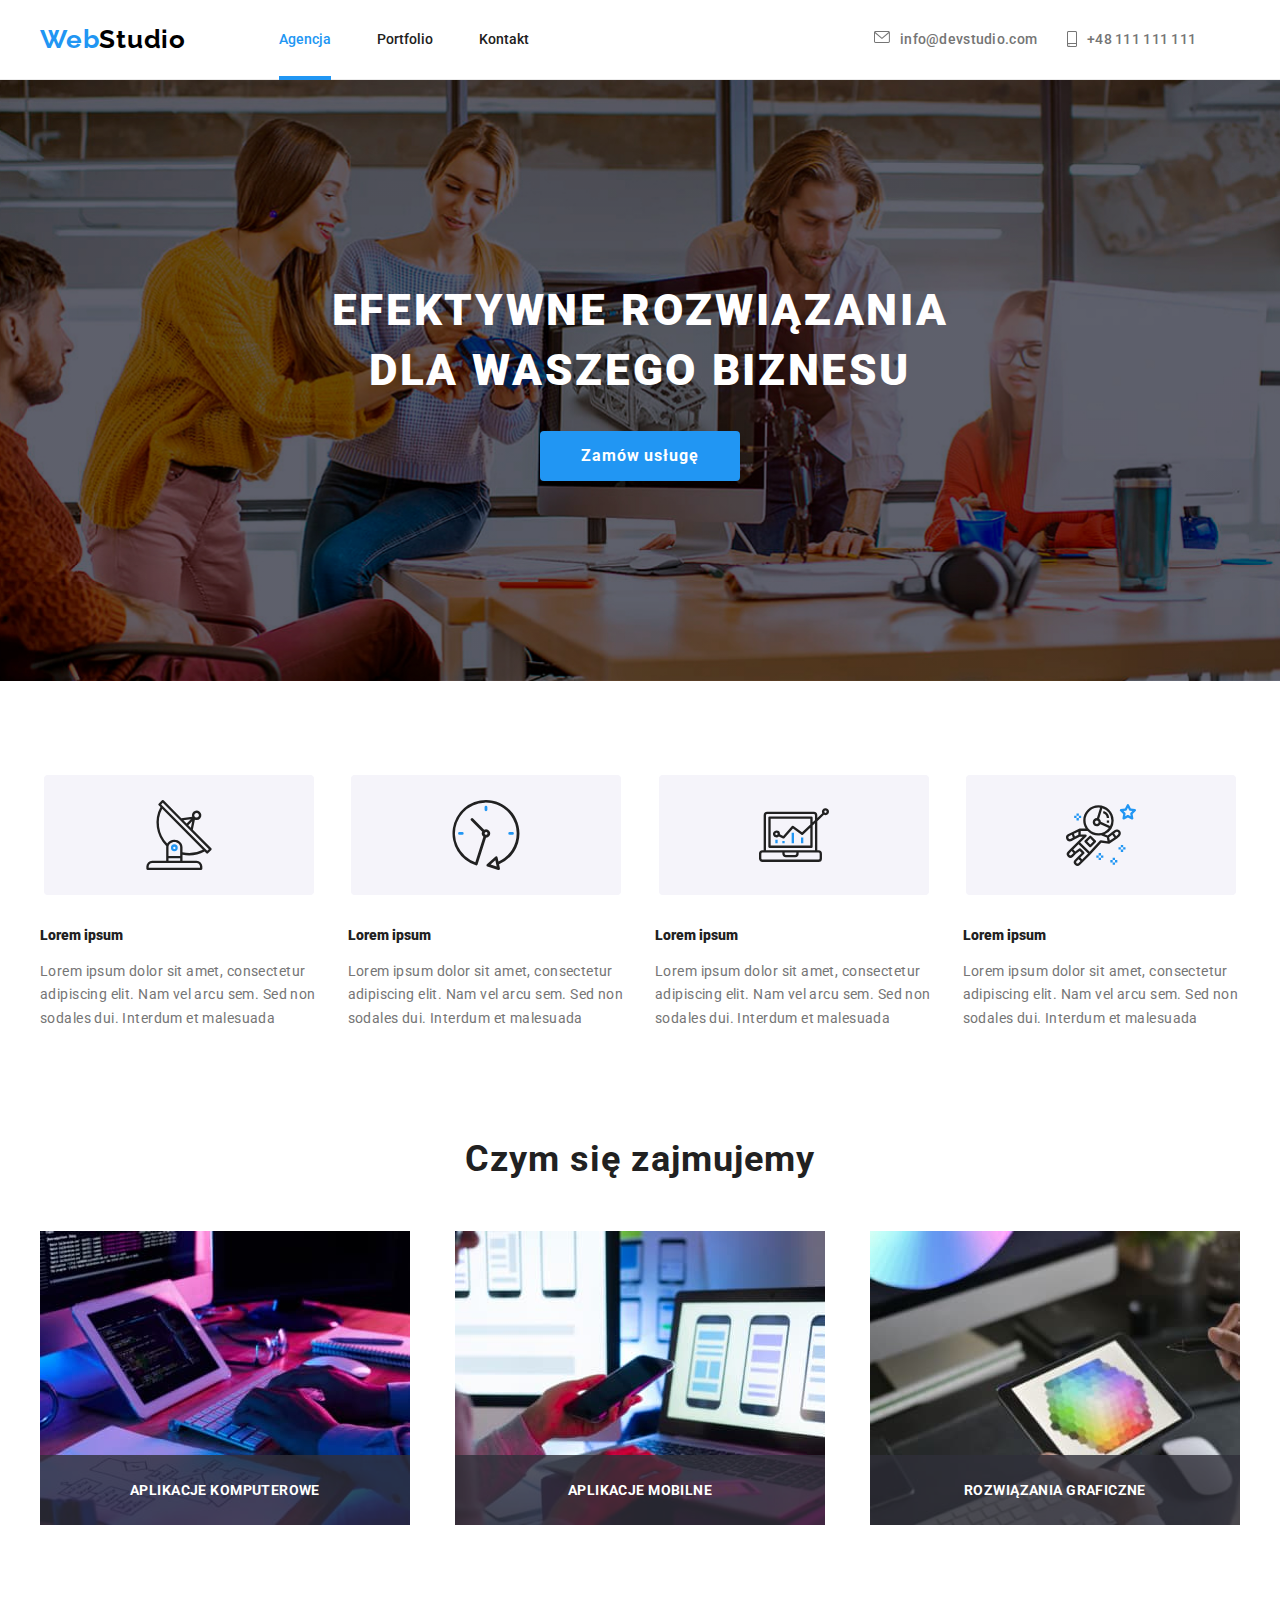
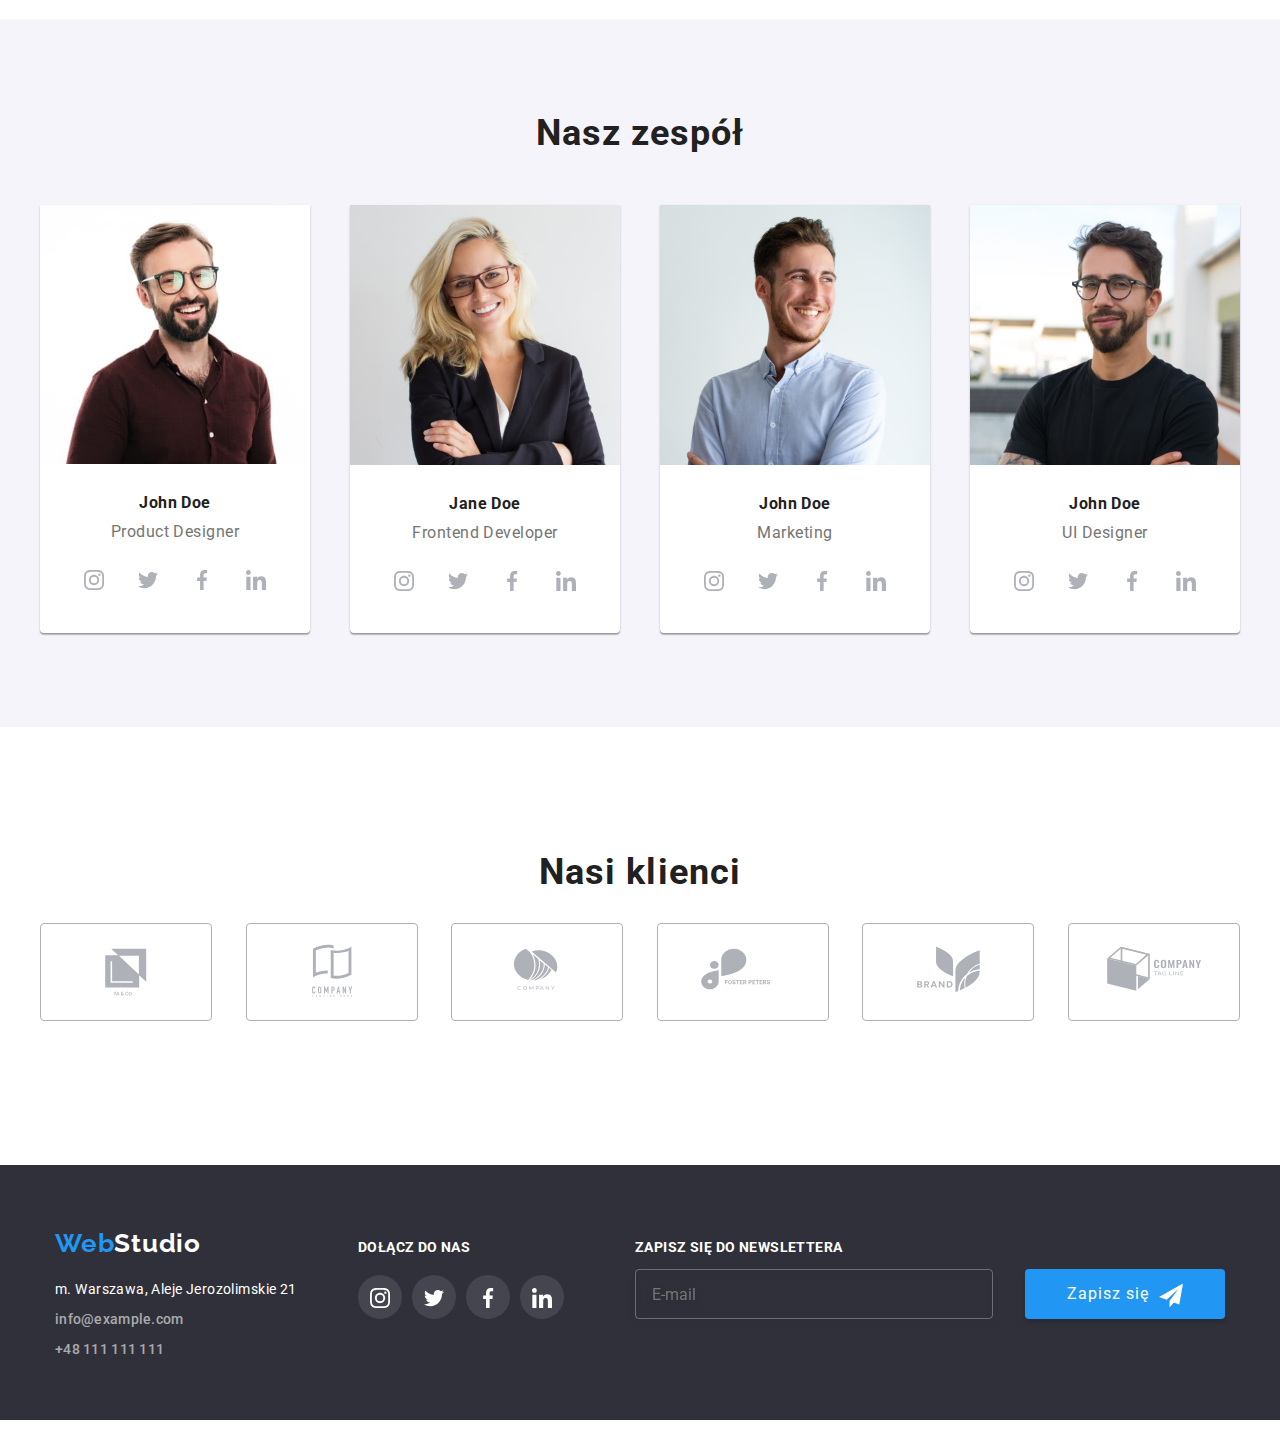
<file: index.html>
<!DOCTYPE html>
<html lang="pl">
  <head>
    <meta charset="UTF-8" />
    <meta http-equiv="X-UA-Compatible" content="IE=edge" />
    <meta name="viewport" content="width=device-width, initial-scale=1.0" />
    <title>Studio</title>
    <link
      href="https://fonts.googleapis.com/css2?family=Raleway:wght@700&family=Roboto:wght@400;500;700;900&display=swap"
      rel="stylesheet"
    />
    <link
      rel="stylesheet"
      href="https://cdnjs.cloudflare.com/ajax/libs/modern-normalize/1.0.0/modern-normalize.min.css"
    />
    <link rel="stylesheet" href="./css/main.min.css" />
    <style>
      body {
        font-family: "Roboto", sans-serif;
      }
    </style>
  </head>

  <body>
    <header class="header">
      <div class="container header__box">
        <a href="index.html" class="logo">
          <span style="color: #2196f3">Web</span
          ><span style="color: #000000">Studio</span>
        </a>
        <nav>
          <ul class="navigation">
            <li>
              <a
                href="agencja"
                class="navigation__link navigation__link--current"
                >Agencja</a
              >
            </li>
            <li>
              <a href="./portfolio.html" class="navigation__link">Portfolio</a>
            </li>
            <li><a href="kontakt" class="navigation__link">Kontakt</a></li>
          </ul>
        </nav>
        <div class="contact">
          <a href="mailto:info@devstudio.com" class="contact__link"
            ><svg class="contact__icon" width="16" height="12">
              <use href="./images/icons.svg#icon-envelope"></use>
            </svg>
            info@devstudio.com
          </a>

          <a href="tel:+48111111111" class="contact__link">
            <svg class="contact__icon" width="10" height="16">
              <use href="./images/icons.svg#icon-smartphone"></use>
            </svg>
            +48 111 111 111</a
          >
        </div>
      </div>
    </header>

    <main>
      <section class="overlay">
        <div class="container overlay__box">
          <h1 class="overlay__title">
            efektywne rozwiązania <br />
            dla waszego biznesu
          </h1>
          <button type="button" class="btn overlay__btn" data-modal-open>
            Zamów usługę
          </button>
        </div>
      </section>

      <section class="section section-lorem">
        <div class="container">
          <div class="lorem-svg">
            <svg class="lorem-svg__icon" width="270" height="120">
              <use href="./images/icons.svg#icon-antenna"></use>
            </svg>

            <svg class="lorem-svg__icon" width="270" height="120">
              <use href="./images/icons.svg#icon-clock"></use>
            </svg>

            <svg class="lorem-svg__icon" width="270" height="120">
              <use href="./images/icons.svg#icon-diagram"></use>
            </svg>

            <svg class="lorem-svg__icon" width="270" height="120">
              <use href="./images/icons.svg#icon-astronaut"></use>
            </svg>
          </div>

          <ul class="box-lorem">
            <li class="box-lorem__item">
              <b>Lorem ipsum</b>

              <p class="box-lorem__text">
                Lorem ipsum dolor sit amet, consectetur adipiscing elit. Nam vel
                arcu sem. Sed non sodales dui. Interdum et malesuada
              </p>
            </li>

            <li class="box-lorem__item">
              <b>Lorem ipsum</b>

              <p class="box-lorem__text">
                Lorem ipsum dolor sit amet, consectetur adipiscing elit. Nam vel
                arcu sem. Sed non sodales dui. Interdum et malesuada
              </p>
            </li>

            <li class="box-lorem__item">
              <b>Lorem ipsum</b>

              <p class="box-lorem__text">
                Lorem ipsum dolor sit amet, consectetur adipiscing elit. Nam vel
                arcu sem. Sed non sodales dui. Interdum et malesuada
              </p>
            </li>

            <li class="box-lorem__item">
              <b>Lorem ipsum</b>

              <p class="box-lorem__text">
                Lorem ipsum dolor sit amet, consectetur adipiscing elit. Nam vel
                arcu sem. Sed non sodales dui. Interdum et malesuada
              </p>
            </li>
          </ul>
        </div>
      </section>

      <section class="section services">
        <div class="container">
          <h2 class="services__title">Czym się zajmujemy</h2>
          <ul class="services__list">
            <div class="services__item">
              <li>
                <img
                  src="./images/img.jpg"
                  alt="Osoba pisząca na klawiaturze"
                  width="370"
                  height="294"
                />
                <p class="services__label">Aplikacje komputerowe</p>
              </li>
            </div>

            <div class="services__item">
              <li>
                <img
                  src="./images/img1.jpg"
                  alt="Osoba trzymająca telefon"
                  width="370"
                  height="294"
                />
                <p class="services__label">Aplikacje mobilne</p>
              </li>
            </div>

            <div class="services__item">
              <li>
                <img
                  src="./images/img2.jpg"
                  alt="Osoba wybierająca kolor z palety kolorów na tablecie"
                  width="370"
                  height="294"
                />
                <p class="services__label">Rozwiązania graficzne</p>
              </li>
            </div>
          </ul>
        </div>
      </section>

      <section class="section team">
        <div class="container">
          <h2 class="team__title">Nasz zespół</h2>
          <ul class="team__list">
            <li class="team__items">
              <figure>
                <img
                  src="./images/img3.jpg"
                  alt="Uśmiechnięty mężczyzna w okularach"
                  width="270"
                  height="260"
                />
                <figcaption>
                  <p class="team__member"><b>John Doe </b></p>
                  <p class="team__member-describe">Product Designer</p>
                </figcaption>
                <div class="sm-box">
                  <a
                    class="sm-box__link"
                    href="https://www.instagram.com"
                    target="_blank"
                  >
                    <svg>
                      <use
                        href="./images/icons.svg#icon-instagram"
                        width="20"
                        height="20"
                        x="12"
                        y="12"
                      ></use>
                    </svg>
                  </a>
                  <a
                    class="sm-box__link"
                    href="https://twitter.com"
                    target="_blank"
                  >
                    <svg>
                      <use
                        href="./images/icons.svg#icon-twitter"
                        width="20"
                        height="20"
                        x="12"
                        y="12"
                      ></use>
                    </svg>
                  </a>

                  <a
                    class="sm-box__link"
                    href="https://www.facebook.com"
                    target="_blank"
                  >
                    <svg>
                      <use
                        href="./images/icons.svg#icon-facebook"
                        width="20"
                        height="20"
                        x="12"
                        y="12"
                      ></use>
                    </svg>
                  </a>

                  <a
                    class="sm-box__link"
                    href="https://www.linkedin.com"
                    target="_blank"
                  >
                    <svg>
                      <use
                        href="./images/icons.svg#icon-linkedin"
                        width="20"
                        height="20"
                        x="12"
                        y="12"
                      ></use>
                    </svg>
                  </a>
                </div>
              </figure>
            </li>

            <li class="team__items">
              <figure>
                <img
                  src="./images/img4.jpg"
                  alt="Uśmiechnięta kobieta w kwadratowych okularach"
                  width="270"
                  height="260"
                />
                <figcaption>
                  <p class="team__member"><b>Jane Doe </b></p>
                  <p class="team__member-describe">Frontend Developer</p>
                </figcaption>
                <div class="sm-box">
                  <a
                    class="sm-box__link"
                    href="https://www.instagram.com"
                    target="_blank"
                  >
                    <svg>
                      <use
                        href="./images/icons.svg#icon-instagram"
                        width="20"
                        height="20"
                        x="12"
                        y="12"
                      ></use>
                    </svg>
                  </a>

                  <a
                    class="sm-box__link"
                    href="https://twitter.com"
                    target="_blank"
                  >
                    <svg>
                      <use
                        href="./images/icons.svg#icon-twitter"
                        width="20"
                        height="20"
                        x="12"
                        y="12"
                      ></use>
                    </svg>
                  </a>

                  <a
                    class="sm-box__link"
                    href="https://www.facebook.com"
                    target="_blank"
                  >
                    <svg>
                      <use
                        href="./images/icons.svg#icon-facebook"
                        width="20"
                        height="20"
                        x="12"
                        y="12"
                      ></use>
                    </svg>
                  </a>

                  <a
                    class="sm-box__link"
                    href="https://www.linkedin.com"
                    target="_blank"
                  >
                    <svg>
                      <use
                        href="./images/icons.svg#icon-linkedin"
                        width="20"
                        height="20"
                        x="12"
                        y="12"
                      ></use>
                    </svg>
                  </a>
                </div>
              </figure>
            </li>

            <li class="team__items">
              <figure>
                <img
                  src="./images/img5.jpg"
                  alt="Uśmiechnięty mężczyzna patrzący w lewo"
                  width="270"
                  height="260"
                />
                <figcaption>
                  <p class="team__member"><b>John Doe</b></p>
                  <p class="team__member-describe">Marketing</p>
                </figcaption>
                <div class="sm-box">
                  <a
                    class="sm-box__link"
                    href="https://www.instagram.com"
                    target="_blank"
                  >
                    <svg>
                      <use
                        href="./images/icons.svg#icon-instagram"
                        width="20"
                        height="20"
                        x="12"
                        y="12"
                      ></use>
                    </svg>
                  </a>

                  <a
                    class="sm-box__link"
                    href="https://twitter.com"
                    target="_blank"
                  >
                    <svg>
                      <use
                        href="./images/icons.svg#icon-twitter"
                        width="20"
                        height="20"
                        x="12"
                        y="12"
                      ></use>
                    </svg>
                  </a>

                  <a
                    class="sm-box__link"
                    href="https://www.facebook.com"
                    target="_blank"
                  >
                    <svg class="icon">
                      <use
                        href="./images/icons.svg#icon-facebook"
                        width="20"
                        height="20"
                        x="12"
                        y="12"
                      ></use>
                    </svg>
                  </a>

                  <a
                    class="sm-box__link"
                    href="https://www.linkedin.com"
                    target="_blank"
                  >
                    <svg>
                      <use
                        href="./images/icons.svg#icon-linkedin"
                        width="20"
                        height="20"
                        x="12"
                        y="12"
                      ></use>
                    </svg>
                  </a>
                </div>
              </figure>
            </li>

            <li class="team__items">
              <figure>
                <img
                  src="./images/img6.jpg"
                  alt="Delikatnie uśmiechnięty mężczyzna w okrągłych okularach"
                  width="270"
                  height="260"
                />
                <figcaption>
                  <p class="team__member"><b>John Doe</b></p>
                  <p class="team__member-describe">UI Designer</p>
                </figcaption>
                <div class="sm-box">
                  <a
                    class="sm-box__link"
                    href="https://www.instagram.com"
                    target="_blank"
                  >
                    <svg>
                      <use
                        href="./images/icons.svg#icon-instagram"
                        width="20"
                        height="20"
                        x="12"
                        y="12"
                      ></use>
                    </svg>
                  </a>

                  <a
                    class="sm-box__link"
                    href="https://twitter.com"
                    target="_blank"
                  >
                    <svg>
                      <use
                        href="./images/icons.svg#icon-twitter"
                        width="20"
                        height="20"
                        x="12"
                        y="12"
                      ></use>
                    </svg>
                  </a>

                  <a
                    class="sm-box__link"
                    href="https://www.facebook.com"
                    target="_blank"
                  >
                    <svg>
                      <use
                        href="./images/icons.svg#icon-facebook"
                        width="20"
                        height="20"
                        x="12"
                        y="12"
                      ></use>
                    </svg>
                  </a>

                  <a
                    class="sm-box__link"
                    href="https://www.linkedin.com"
                    target="_blank"
                  >
                    <svg>
                      <use
                        href="./images/icons.svg#icon-linkedin"
                        width="20"
                        height="20"
                        x="12"
                        y="12"
                      ></use>
                    </svg>
                  </a>
                </div>
              </figure>
            </li>
          </ul>
        </div>
      </section>

      <section class="section client">
        <div class="container">
          <h2 class="client__title">Nasi klienci</h2>

          <ul class="client__list">
            <li class="client__items">
              <a class="client__link" href="./index.html">
                <svg width="170" height="92">
                  <use href="./images/icons.svg#icon-client1"></use>
                </svg>
              </a>
            </li>

            <li class="client__items">
              <a class="client__link" href="./index.html">
                <svg width="170" height="92">
                  <use href="./images/icons.svg#icon-client2"></use>
                </svg>
              </a>
            </li>

            <li class="client__items">
              <a class="client__link" href="./index.html">
                <svg width="170" height="92">
                  <use href="./images/icons.svg#icon-client3"></use>
                </svg>
              </a>
            </li>

            <li class="client__items">
              <a class="client__link" href="./index.html">
                <svg width="170" height="92">
                  <use href="./images/icons.svg#icon-client4"></use>
                </svg>
              </a>
            </li>

            <li class="client__items">
              <a class="client__link" href="./index.html">
                <svg width="170" height="92">
                  <use href="./images/icons.svg#icon-client5"></use>
                </svg>
              </a>
            </li>

            <li class="client__items">
              <a class="client__link" href="./index.html">
                <svg width="170" height="92">
                  <use href="./images/icons.svg#icon-client6"></use>
                </svg>
              </a>
            </li>
          </ul>
        </div>
      </section>
    </main>

    <footer>
      <section class="footer">
        <div class="container footer__box">
          <div class="footer__logo-box">
            <a href="index.html" class="logo">
              <span style="color: #2196f3">Web</span
              ><span style="color: #ffffff">Studio</span>
            </a>

            <ul class="footer__address">
              <li class="footer__items">m. Warszawa, Aleje Jerozolimskie 21</li>

              <li class="footer__items">
                <a class="footer__contact" href="mailto:info@example.com"
                  >info@example.com</a
                >
              </li>
              <li class="footer__items">
                <a class="footer__contact" href="tel:+48111111111"
                  >+48 111 111 111</a
                >
              </li>
            </ul>
          </div>

          <div>
            <p class="sm-footer">DOŁĄCZ DO NAS</p>
            <ul class="sm-footer__list">
              <li class="sm-footer__item">
                <a
                  class="sm-footer__link"
                  href="https://www.instagram.com"
                  target="_blank"
                >
                  <svg class="sm-footer__icon">
                    <use
                      href="./images/icons.svg#icon-instagram"
                      width="20"
                      height="20"
                      x="12"
                      y="13"
                    ></use>
                  </svg>
                </a>
              </li>
              <li class="sm-footer__item">
                <a
                  class="sm-footer__link"
                  href="https://twitter.com"
                  target="_blank"
                >
                  <svg class="sm-footer__icon">
                    <use
                      href="./images/icons.svg#icon-twitter"
                      width="20"
                      height="20"
                      x="12"
                      y="13"
                    ></use>
                  </svg>
                </a>
              </li>
              <li class="sm-footer__item">
                <a
                  class="sm-footer__link"
                  href="https://www.facebook.com"
                  target="_blank"
                >
                  <svg class="sm-footer__icon">
                    <use
                      href="./images/icons.svg#icon-facebook"
                      width="20"
                      height="20"
                      x="12"
                      y="13"
                    ></use>
                  </svg>
                </a>
              </li>
              <li class="sm-footer__item">
                <a
                  class="sm-footer__link"
                  href="https://linkedin.com"
                  target="_blank"
                >
                  <svg class="sm-footer__icon">
                    <use
                      href="./images/icons.svg#icon-linkedin"
                      width="20"
                      height="20"
                      x="12"
                      y="13"
                    ></use>
                  </svg>
                </a>
              </li>
            </ul>
          </div>

          <form class="form-footer">
            <p class="form-footer__sign-up" for="email-newsletter">
              Zapisz się do newslettera
            </p>

            <div class="form-footer__settings">
              <input
                id="email-newsletter"
                class="form-footer__mail"
                type="email"
                name="email"
                placeholder="E-mail"
              />
              <button type="submit" class="btn form-footer__btn">
                Zapisz się
                <svg class="form-footer__icon">
                  <use
                    href="images/icons.svg#icon-icon-send"
                    width="24"
                    height="24"
                  ></use>
                </svg>
              </button>
            </div>
          </form>
        </div>
      </section>
    </footer>
    <div class="backdrop is-hidden" data-modal>
      <div class="backdrop__modal">
        <button type="button" class="backdrop__button-close" data-modal-close>
          X
        </button>

        <h3 class="header-form">Zostaw swoje dane w formularzu poniżej</h3>

        <form class="modal">
          <label class="modal__label"
            >Imię
            <input type="text" name="fullname" class="modal__input" />
            <svg class="modal__icon">
              <use
                href="./images/icons.svg#icon-person"
                width="12"
                height="12"
              ></use>
            </svg>
          </label>
          <label class="modal__label"
            >Telefon
            <input type="tel" name="telephone" class="modal__input" />
            <svg class="modal__icon">
              <use
                href="./images/icons.svg#icon-phone-black"
                width="13"
                height="13"
              ></use>
            </svg>
          </label>
          <label class="modal__label"
            >Email
            <input type="email" name="email" class="modal__input" />
            <svg class="modal__icon">
              <use
                href="./images/icons.svg#icon-email-black"
                width="15"
                height="12"
              ></use>
            </svg>
          </label>
          <label class="modal__comment"
            >Komentarz
            <textarea
              name="comment"
              class="modal__input modal__text"
              placeholder="Wprowadź tekst"
            ></textarea>
          </label>

          <label class="modal__declaration">
            <input
              type="checkbox"
              name="declaration"
              value="agreement"
              class="modal__checkbox"
            />
            <svg class="modal__check-icon" width="16" height="15">
              <use
                href="./images/icons.svg#icon-Vector"
                width="11"
                height="8"
                x="3"
                y="3"
              ></use>
            </svg>
            <span>
              Oświadczam iż akceptuję
              <a href class="modal__form-link">Regulamin </a> i
              <a href class="modal__form-link">Politykę Prywatności</a>.</span
            >
          </label>
          <button type="submit" class="modal__btn">Wyślij</button>
        </form>
      </div>
    </div>
    <script src="./js/modal.js"></script>
  </body>
</html>
</file>
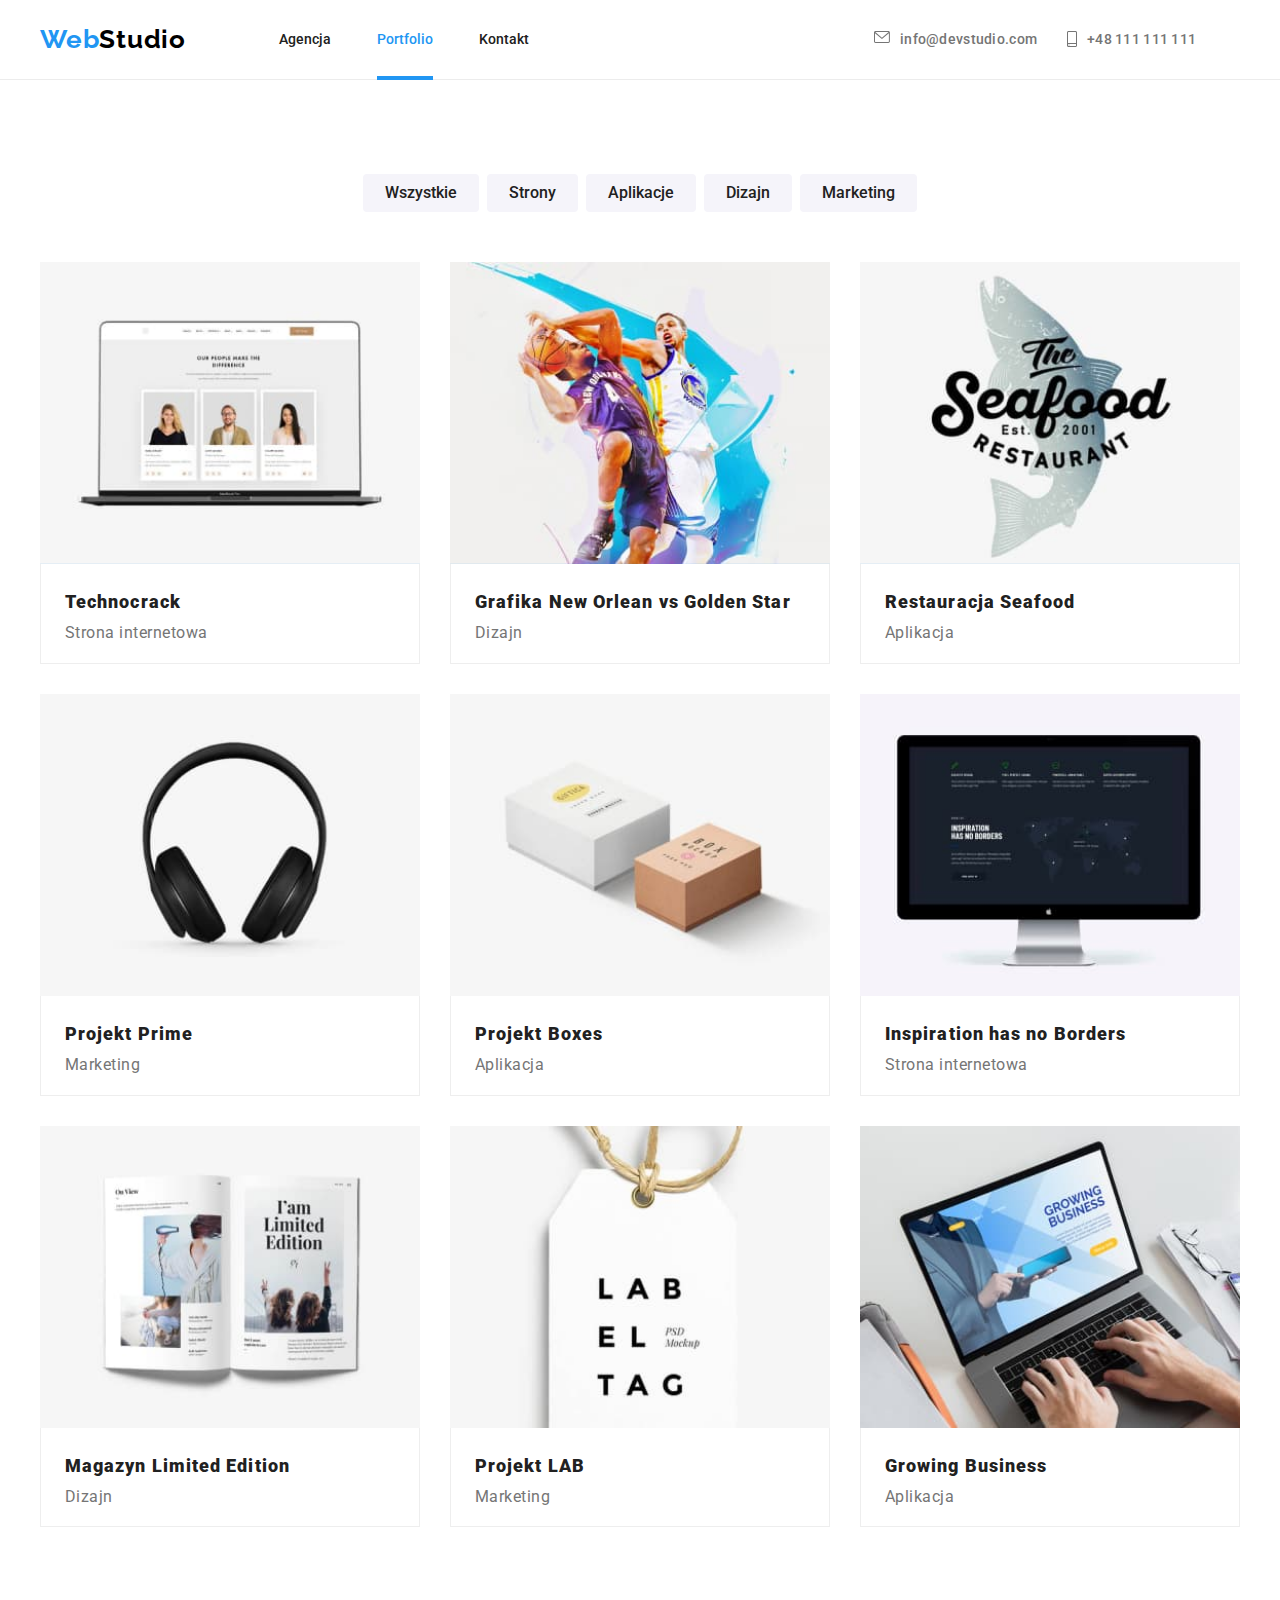
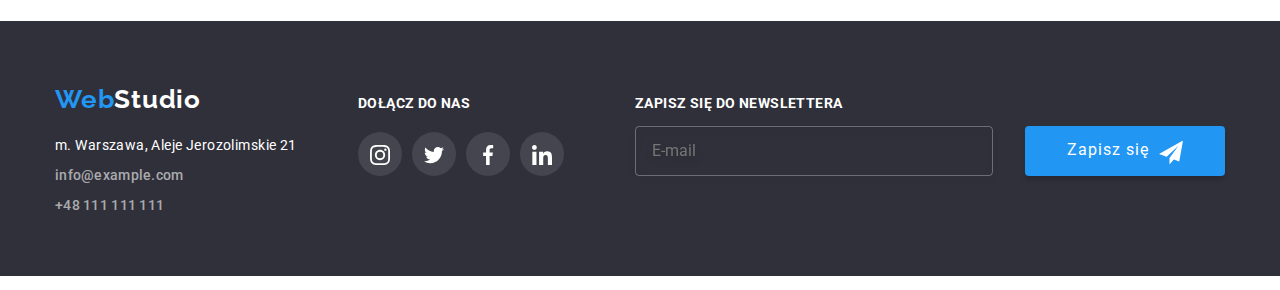
<file: portfolio.html>
<!DOCTYPE html>
<html lang="pl">
  <head>
    <meta charset="UTF-8" />
    <meta http-equiv="X-UA-Compatible" content="IE=edge" />
    <meta name="viewport" content="width=device-width, initial-scale=1.0" />
    <title>Portfolio</title>
    <link
      href="https://fonts.googleapis.com/css2?family=Raleway:wght@700&family=Roboto:wght@400;500;700;900&display=swap"
      rel="stylesheet"
    />
    <link
      rel="stylesheet"
      href="https://cdnjs.cloudflare.com/ajax/libs/modern-normalize/1.0.0/modern-normalize.min.css"
    />
    <link rel="stylesheet" href="./css/main.min.css" />
    <style>
      body {
        font-family: "Roboto", "Raleway", sans-serif;
      }
    </style>
  </head>

  <body>
    <header class="header">
      <div class="container header__box">
        <a href="index.html" class="logo">
          <span style="color: #2196f3">Web</span
          ><span style="color: #000000">Studio</span>
        </a>
        <nav>
          <ul class="navigation">
            <li>
              <a href="./index.html" class="navigation__link">Agencja</a>
            </li>
            <li>
              <a
                href="portfolio.html"
                class="navigation__link navigation__link--current"
                >Portfolio</a
              >
            </li>
            <li><a href="kontakt" class="navigation__link">Kontakt</a></li>
          </ul>
        </nav>
        <div class="contact">
          <a href="mailto:info@devstudio.com" class="contact__link"
            ><svg class="contact__icon" width="16" height="12">
              <use href="./images/icons.svg#icon-envelope"></use>
            </svg>
            info@devstudio.com
          </a>

          <a href="tel:+48111111111" class="contact__link">
            <svg class="contact__icon" width="10" height="16">
              <use href="./images/icons.svg#icon-smartphone"></use>
            </svg>
            +48 111 111 111</a
          >
        </div>
      </div>
    </header>

    <main>
      <div class="section container">
        <div class="section__btn">
          <ul class="section__btn-box">
            <li>
              <button type="button" class="section__btn-items">
                Wszystkie
              </button>
            </li>
            <li>
              <button type="button" class="section__btn-items">Strony</button>
            </li>
            <li>
              <button type="button" class="section__btn-items">
                Aplikacje
              </button>
            </li>
            <li>
              <button type="button" class="section__btn-items">Dizajn</button>
            </li>
            <li>
              <button type="button" class="section__btn-items">
                Marketing
              </button>
            </li>
          </ul>
        </div>

        <ul class="cards">
          <li class="cards__items">
            <figure>
              <div class="cards__image">
                <img
                  src="./images/img7.jpg"
                  alt="Otwarty laptop"
                  width="370"
                  height="294"
                />
                <div class="cards__overlay">
                  <p class="cards__overlay-describe">
                    Technocrack jest popularną platformą wykorzystywaną do
                    rozpowszechniania koronawirusa. Firmy wykorzystują tę
                    platformę do celów szpiegowskich i ataków na
                    niezabezpieczone serwery konkurencji
                  </p>
                </div>
              </div>

              <figcaption class="cards__product">
                <p class="cards__product-portfolio"><b>Technocrack</b></p>
                <p class="cards__product-describe">Strona internetowa</p>
              </figcaption>
            </figure>
          </li>

          <li class="cards__items">
            <figure>
              <div class="cards__image">
                <img
                  src="./images/img8.jpg"
                  alt="Dwóch koszykarzy w wyskoku"
                  width="370"
                  height="294"
                />
                <div class="cards__overlay">
                  <p class="cards__overlay-describe">
                    Technocrack jest popularną platformą wykorzystywaną do
                    rozpowszechniania koronawirusa. Firmy wykorzystują tę
                    platformę do celów szpiegowskich i ataków na
                    niezabezpieczone serwery konkurencji
                  </p>
                </div>
              </div>

              <figcaption class="cards__product cards__product--border">
                <p class="cards__product-portfolio">
                  <b>Grafika New Orlean vs Golden Star</b>
                </p>
                <p class="cards__product-describe">Dizajn</p>
              </figcaption>
            </figure>
          </li>
          <li class="cards__items">
            <figure>
              <div class="cards__image">
                <img
                  src="./images/img9.jpg"
                  alt="Logo restauracji"
                  width="370"
                  height="294"
                />
                <div class="cards__overlay">
                  <p class="cards__overlay-describe">
                    Technocrack jest popularną platformą wykorzystywaną do
                    rozpowszechniania koronawirusa. Firmy wykorzystują tę
                    platformę do celów szpiegowskich i ataków na
                    niezabezpieczone serwery konkurencji
                  </p>
                </div>
              </div>

              <figcaption class="cards__product cards__product--border">
                <p class="cards__product-portfolio">
                  <b>Restauracja Seafood</b>
                </p>
                <p class="cards__product-describe">Aplikacja</p>
              </figcaption>
            </figure>
          </li>
          <li class="cards__items">
            <figure>
              <div class="cards__image">
                <img
                  src="./images/img10.jpg"
                  alt="Czarne słuchawki"
                  width="370"
                  height="294"
                />
                <div class="cards__overlay">
                  <p class="cards__overlay-describe">
                    Technocrack jest popularną platformą wykorzystywaną do
                    rozpowszechniania koronawirusa. Firmy wykorzystują tę
                    platformę do celów szpiegowskich i ataków na
                    niezabezpieczone serwery konkurencji
                  </p>
                </div>
              </div>

              <figcaption class="cards__product cards__product--border">
                <p class="cards__product-portfolio"><b>Projekt Prime</b></p>
                <p class="cards__product-describe">Marketing</p>
              </figcaption>
            </figure>
          </li>
          <li class="cards__items">
            <figure>
              <div class="cards__image">
                <img
                  src="./images/img11.jpg"
                  alt="Dwa różnej wielkości pudełka"
                  width="370"
                  height="294"
                />
                <div class="cards__overlay">
                  <p class="cards__overlay-describe">
                    Technocrack jest popularną platformą wykorzystywaną do
                    rozpowszechniania koronawirusa. Firmy wykorzystują tę
                    platformę do celów szpiegowskich i ataków na
                    niezabezpieczone serwery konkurencji
                  </p>
                </div>
              </div>

              <figcaption class="cards__product cards__product--border">
                <p class="cards__product-portfolio"><b>Projekt Boxes</b></p>
                <p class="cards__product-describe">Aplikacja</p>
              </figcaption>
            </figure>
          </li>
          <li class="cards__items">
            <figure>
              <div class="cards__image">
                <img
                  src="./images/img12.jpg"
                  alt="Monitor komputera"
                  width="370"
                  height="294"
                />
                <div class="cards__overlay">
                  <p class="cards__overlay-describe">
                    Technocrack jest popularną platformą wykorzystywaną do
                    rozpowszechniania koronawirusa. Firmy wykorzystują tę
                    platformę do celów szpiegowskich i ataków na
                    niezabezpieczone serwery konkurencji
                  </p>
                </div>
              </div>

              <figcaption class="cards__product cards__product--border">
                <p class="cards__product-portfolio">
                  <b>Inspiration has no Borders</b>
                </p>
                <p class="cards__product-describe">Strona internetowa</p>
              </figcaption>
            </figure>
          </li>
          <li class="cards__items">
            <figure>
              <div class="cards__image">
                <img
                  src="./images/img13.jpg"
                  alt="Otwarty magazyn"
                  width="370"
                  height="294"
                />
                <div class="cards__overlay">
                  <p class="cards__overlay-describe">
                    Technocrack jest popularną platformą wykorzystywaną do
                    rozpowszechniania koronawirusa. Firmy wykorzystują tę
                    platformę do celów szpiegowskich i ataków na
                    niezabezpieczone serwery konkurencji
                  </p>
                </div>
              </div>

              <figcaption class="cards__product cards__product--border">
                <p class="cards__product-portfolio">
                  <b>Magazyn Limited Edition</b>
                </p>
                <p class="cards__product-describe">Dizajn</p>
              </figcaption>
            </figure>
          </li>
          <li class="cards__items">
            <figure>
              <div class="cards__image">
                <img
                  src="./images/img14.jpg"
                  alt="Etykieta"
                  width="370"
                  height="294"
                />
                <div class="cards__overlay">
                  <p class="cards__overlay-describe">
                    Technocrack jest popularną platformą wykorzystywaną do
                    rozpowszechniania koronawirusa. Firmy wykorzystują tę
                    platformę do celów szpiegowskich i ataków na
                    niezabezpieczone serwery konkurencji
                  </p>
                </div>
              </div>

              <figcaption class="cards__product cards__product--border">
                <p class="cards__product-portfolio"><b>Projekt LAB</b></p>
                <p class="cards__product-describe">Marketing</p>
              </figcaption>
            </figure>
          </li>
          <li class="cards__items">
            <figure>
              <div class="cards__image">
                <img
                  src="./images/img15.jpg"
                  alt="Osoba pisząca na laptopie"
                  width="370"
                  height="294"
                />
                <div class="cards__overlay">
                  <p class="cards__overlay-describe">
                    Technocrack jest popularną platformą wykorzystywaną do
                    rozpowszechniania koronawirusa. Firmy wykorzystują tę
                    platformę do celów szpiegowskich i ataków na
                    niezabezpieczone serwery konkurencji
                  </p>
                </div>
              </div>

              <figcaption class="cards__product cards__product--border">
                <p class="cards__product-portfolio"><b>Growing Business</b></p>
                <p class="cards__product-describe">Aplikacja</p>
              </figcaption>
            </figure>
          </li>
        </ul>
      </div>
    </main>

    <footer>
      <section class="footer">
        <div class="container footer__box">
          <div class="footer__logo-box">
            <a href="index.html" class="logo">
              <span style="color: #2196f3">Web</span
              ><span style="color: #ffffff">Studio</span>
            </a>

            <ul class="footer__address">
              <li class="footer__items">m. Warszawa, Aleje Jerozolimskie 21</li>

              <li class="footer__items">
                <a class="footer__contact" href="mailto:info@example.com"
                  >info@example.com</a
                >
              </li>
              <li class="footer__items">
                <a class="footer__contact" href="tel:+48111111111"
                  >+48 111 111 111</a
                >
              </li>
            </ul>
          </div>

          <div>
            <p class="sm-footer">DOŁĄCZ DO NAS</p>
            <ul class="sm-footer__list">
              <li class="sm-footer__item">
                <a
                  class="sm-footer__link"
                  href="https://www.instagram.com"
                  target="_blank"
                >
                  <svg class="sm-footer__icon">
                    <use
                      href="./images/icons.svg#icon-instagram"
                      width="20"
                      height="20"
                      x="12"
                      y="13"
                    ></use>
                  </svg>
                </a>
              </li>
              <li class="sm-footer__item">
                <a
                  class="sm-footer__link"
                  href="https://twitter.com"
                  target="_blank"
                >
                  <svg class="sm-footer__icon">
                    <use
                      href="./images/icons.svg#icon-twitter"
                      width="20"
                      height="20"
                      x="12"
                      y="13"
                    ></use>
                  </svg>
                </a>
              </li>
              <li class="sm-footer__item">
                <a
                  class="sm-footer__link"
                  href="https://www.facebook.com"
                  target="_blank"
                >
                  <svg class="sm-footer__icon">
                    <use
                      href="./images/icons.svg#icon-facebook"
                      width="20"
                      height="20"
                      x="12"
                      y="13"
                    ></use>
                  </svg>
                </a>
              </li>
              <li class="sm-footer__item">
                <a
                  class="sm-footer__link"
                  href="https://linkedin.com"
                  target="_blank"
                >
                  <svg class="sm-footer__icon">
                    <use
                      href="./images/icons.svg#icon-linkedin"
                      width="20"
                      height="20"
                      x="12"
                      y="13"
                    ></use>
                  </svg>
                </a>
              </li>
            </ul>
          </div>

          <form class="form-footer">
            <p class="form-footer__sign-up" for="email-newsletter">
              Zapisz się do newslettera
            </p>

            <div class="form-footer__settings">
              <input
                id="email-newsletter"
                class="form-footer__mail"
                type="email"
                name="email"
                placeholder="E-mail"
              />
              <button type="submit" class="form-footer__btn">
                Zapisz się
                <svg class="form-footer__icon">
                  <use
                    href="images/icons.svg#icon-icon-send"
                    width="24"
                    height="24"
                  ></use>
                </svg>
              </button>
            </div>
          </form>
        </div>
      </section>
    </footer>
  </body>
</html>
</file>
<file: css/main.min.css>
body{font-family:"Roboto","Raleway",sans-serif;color:#757575}ul{list-style:none;padding:0;margin:0 auto}figure{margin:0 auto;padding:0}h1{margin:0 auto}textarea{resize:none}img{display:block;width:100%;height:auto}.section{padding:94px 0}.container{width:1200px;margin:0 auto}.is-hidden{visibility:hidden;opacity:0;pointer-events:none}.backdrop{position:fixed;left:0;right:0;top:0;bottom:0;background-color:rgba(0,0,0,.2);-webkit-transition:opacity 250ms ease,visibility 550ms ease;transition:opacity 250ms ease,visibility 550ms ease;-webkit-transition-duration:1800ms;transition-duration:1800ms}.backdrop__modal{position:absolute;width:528px;height:581px;left:50%;top:50%;-webkit-transform:translate(-50%, -50%);transform:translate(-50%, -50%);background:#fff;-webkit-box-shadow:0px 1px 3px rgba(0,0,0,.1215686275),0px 1px 1px rgba(0,0,0,.1411764706),0px 2px 1px rgba(0,0,0,.2);box-shadow:0px 1px 3px rgba(0,0,0,.1215686275),0px 1px 1px rgba(0,0,0,.1411764706),0px 2px 1px rgba(0,0,0,.2);border-radius:4px}.backdrop__button-close{display:-webkit-box;display:-ms-flexbox;display:flex;-webkit-box-pack:center;-ms-flex-pack:center;justify-content:center;-webkit-box-align:center;-ms-flex-align:center;align-items:center;position:absolute;right:8px;top:8px;width:30px;height:30px;padding:9px;border:1px solid rgba(0,0,0,.1019607843);border-radius:50%;background-color:#fff;-webkit-transition-property:background-color,fill;transition-property:background-color,fill;-webkit-transition-duration:250ms;transition-duration:250ms;-webkit-transition-timing-function:cubic-bezier(0.4, 0, 0.2, 1);transition-timing-function:cubic-bezier(0.4, 0, 0.2, 1)}.backdrop__button-close:hover{color:#2196f3;border-color:#2196f3}.header-form{text-align:center;font-weight:700;font-size:20px;line-height:1.15;letter-spacing:.03em;color:#212121;margin:0px 40px 0 40px;padding-top:40px}.modal{display:-webkit-box;display:-ms-flexbox;display:flex;-webkit-box-orient:vertical;-webkit-box-direction:normal;-ms-flex-direction:column;flex-direction:column;-webkit-box-align:center;-ms-flex-align:center;align-items:center;padding-left:40px;padding-right:40px;row-gap:10px;margin-top:12px;width:100%}.modal__form-link{color:#2196f3;font-weight:400;-webkit-transition:font-weight 250ms cubic-bezier(0.4, 0, 0.2, 1),color 250ms cubic-bezier(0.4, 0, 0.2, 1);transition:font-weight 250ms cubic-bezier(0.4, 0, 0.2, 1),color 250ms cubic-bezier(0.4, 0, 0.2, 1)}.modal__declaration{margin-top:10px}.modal__comment{position:relative;font-size:12px;line-height:1.17;letter-spacing:.01em;width:448px;height:120px;margin-bottom:20px;-webkit-transition:border 250ms cubic-bezier(0.4, 0, 0.2, 1);transition:border 250ms cubic-bezier(0.4, 0, 0.2, 1)}.modal__btn{width:200px;height:50px;background:#2196f3;border-radius:4px;border:none;color:#fff;font-weight:700;font-size:16px;letter-spacing:.06em;margin-top:30px;-webkit-box-shadow:0px 4px 4px rgba(0,0,0,.1490196078);box-shadow:0px 4px 4px rgba(0,0,0,.1490196078);padding:10px 0;cursor:pointer;-webkit-transition:background-color 1000ms cubic-bezier(0.4, 0, 0.2, 1);transition:background-color 1000ms cubic-bezier(0.4, 0, 0.2, 1)}.modal__btn:hover{opacity:.8}.modal__label{position:relative;font-size:12px;line-height:1.17;letter-spacing:.01em;width:100%;-webkit-transition:border 250ms cubic-bezier(0.4, 0, 0.2, 1);transition:border 250ms cubic-bezier(0.4, 0, 0.2, 1)}.modal__label:focus-within svg{fill:#2196f3}.modal__input{border:1px solid rgba(33,33,33,.2);border-radius:4px;padding-left:42px;height:40px;outline:none;-webkit-transition:border 250ms cubic-bezier(0.4, 0, 0.2, 1);transition:border 250ms cubic-bezier(0.4, 0, 0.2, 1);width:100%}.modal__input:focus-within{border-color:#2196f3}.modal__icon{position:absolute;left:15px;top:50%;width:18px;height:18px;fill:#212121}.modal__text{width:448px;height:120px;text-align:left;padding:12px 16px}.modal__checkbox{opacity:0;height:0;width:0}.modal__checkbox:checked+.modal__check-icon{fill:#fff;background-color:#2196f3;border:#2196f3;border-radius:2px;-webkit-transition-duration:250ms;transition-duration:250ms;-webkit-transition-timing-function:cubic-bezier(0.4, 0, 0.2, 1);transition-timing-function:cubic-bezier(0.4, 0, 0.2, 1)}.modal__check-icon{width:16px;height:15px;margin-right:2px 7px 2px 0;border:2px solid #212121;border-radius:2px;fill:#fff;background-color:#fff;cursor:pointer}.header{border-bottom:1px solid #ececec}.header__box{display:-webkit-box;display:-ms-flexbox;display:flex;-webkit-box-align:center;-ms-flex-align:center;align-items:center;padding:24px 0}.logo{font-family:"Raleway";color:#2196f3;font-weight:700;font-size:26px;font-style:normal;line-height:1.193;text-decoration:none;letter-spacing:.03em;margin:0}.logo__logo-box{-webkit-box-orient:vertical;-webkit-box-direction:normal;-ms-flex-direction:column;flex-direction:column;text-decoration:none}.navigation{color:#212121;font-weight:500;font-size:14px;line-height:1.5;list-style:none;display:-webkit-box;display:-ms-flexbox;display:flex;-webkit-box-orient:horizontal;-webkit-box-direction:normal;-ms-flex-direction:row;flex-direction:row;gap:46px;margin-left:93px}.navigation__link{font-weight:500;text-decoration:none;color:#212121;position:relative;text-decoration:none;-webkit-transition-duration:250ms;transition-duration:250ms;-webkit-transition-timing-function:cubic-bezier(0.4, 0, 0.2, 1);transition-timing-function:cubic-bezier(0.4, 0, 0.2, 1)}.navigation__link:hover,.navigation__link:focus{color:#2196f3}.navigation__link--current{color:#2196f3}.navigation__link--current::after{content:"";position:absolute;display:block;height:4px;border:2px;top:45px;background-color:#2196f3;width:100%}.contact{display:-webkit-box;display:-ms-flexbox;display:flex;-webkit-box-pack:center;-ms-flex-pack:center;justify-content:center;-webkit-box-align:center;-ms-flex-align:center;align-items:center;gap:30px;margin-left:345px}.contact__link{display:-webkit-box;display:-ms-flexbox;display:flex;color:#757575;text-decoration:none;font-weight:500;font-size:14px;letter-spacing:.02em;-webkit-transition-property:color,background-color,-webkit-box-shadow;transition-property:color,background-color,-webkit-box-shadow;transition-property:color,background-color,box-shadow;transition-property:color,background-color,box-shadow,-webkit-box-shadow}.contact__link:hover,.contact__link:focus{color:#2196f3;-webkit-transition-duration:250ms;transition-duration:250ms;-webkit-transition-timing-function:cubic-bezier(0.4, 0, 0.2, 1);transition-timing-function:cubic-bezier(0.4, 0, 0.2, 1)}.contact__link:hover .contact__icon{fill:#2196f3}.contact__link:focus .contact__icon{fill:#2196f3}.contact__icon{fill:#757575;margin-right:10px}.footer__contact{display:-webkit-box;display:-ms-flexbox;display:flex;color:rgba(255,255,255,.6);text-decoration:none;font-style:normal;font-weight:500;font-size:14px;letter-spacing:.02em;-webkit-transition-property:color,background-color,-webkit-box-shadow;transition-property:color,background-color,-webkit-box-shadow;transition-property:color,background-color,box-shadow;transition-property:color,background-color,box-shadow,-webkit-box-shadow}.footer__contact:hover,.footer__contact:focus{color:#2196f3;-webkit-transition-duration:250ms;transition-duration:250ms;-webkit-transition-timing-function:cubic-bezier(0.4, 0, 0.2, 1);transition-timing-function:cubic-bezier(0.4, 0, 0.2, 1)}.overlay{max-width:1600px;background-image:-webkit-gradient(linear, left top, left bottom, from(rgba(0, 0, 0, 0.3019607843)), to(rgba(0, 0, 0, 0.3019607843))),url("../images/imgbackground.jpg");background-image:linear-gradient(rgba(0, 0, 0, 0.3019607843), rgba(0, 0, 0, 0.3019607843)),url("../images/imgbackground.jpg");background-color:#2f303a;background-repeat:no-repeat;background-position:center;background-size:cover;padding:200px 0;text-align:center;margin-left:auto;margin-right:auto}.overlay__box{display:-webkit-box;display:-ms-flexbox;display:flex;-webkit-box-orient:vertical;-webkit-box-direction:normal;-ms-flex-direction:column;flex-direction:column;-ms-flex-wrap:wrap;flex-wrap:wrap;width:1200px;padding-left:15px;padding-right:15px;margin:0px auto}.overlay__title{color:#fff;text-transform:uppercase;text-align:center;-webkit-box-pack:center;-ms-flex-pack:center;justify-content:center;width:696px;font-weight:900;font-size:44px;line-height:1.37;letter-spacing:.06em;margin-left:auto;margin-right:auto;margin-bottom:30px}.overlay__btn{color:#fff;background-color:#2196f3;-webkit-box-align:center;-ms-flex-align:center;align-items:center;text-align:center;font-family:"Roboto",sans-serif;font-style:normal;font-weight:700;font-size:16px;line-height:1.88;letter-spacing:.06em;width:200px;height:50px;border-style:hidden;border-radius:4px;-webkit-box-shadow:0px 4px 4px rgba(0,0,0,.1490196078);box-shadow:0px 4px 4px rgba(0,0,0,.1490196078);padding:10px 32px;margin-left:auto;margin-right:auto;cursor:pointer}.section-lorem{padding:94px 0 0 0}.lorem-svg{display:-webkit-box;display:-ms-flexbox;display:flex;-ms-flex-pack:distribute;justify-content:space-around;gap:30px;padding-bottom:30px}.lorem-svg__icon{background-color:#f5f4fa;border-radius:4px}.box-lorem{display:-webkit-box;display:-ms-flexbox;display:flex;-webkit-box-pack:start;-ms-flex-pack:start;justify-content:flex-start;gap:30px}.box-lorem__item{color:#212121;font-weight:700;font-size:14px;line-height:1.5;list-style:none}.box-lorem__text{color:#757575;font-size:14px;font-style:normal;font-weight:400;letter-spacing:.03em;line-height:1.71}.services{padding:94px 0}.services__title{color:#212121;font-weight:700;font-size:36px;line-height:1.16;letter-spacing:.03em;list-style:none;text-align:center;margin:0 0 50px 0}.services__list{display:-webkit-box;display:-ms-flexbox;display:flex;-webkit-box-pack:justify;-ms-flex-pack:justify;justify-content:space-between;gap:30px;padding:0}.services__item{position:relative}.services__label{font-weight:700;font-size:14px;line-height:16px;text-align:center;letter-spacing:.03em;text-transform:uppercase;color:#fff;background-color:rgba(47,48,58,.8);padding:27px 0px;width:100%;position:absolute;bottom:0;margin-bottom:0}.team{background-color:#f5f4fa;width:100%}.team__title{color:#212121;font-weight:700;font-size:36px;line-height:1.16;letter-spacing:.03em;list-style:none;text-align:center;margin:0 0 50px 0}.team__list{display:-webkit-box;display:-ms-flexbox;display:flex;-webkit-box-pack:justify;-ms-flex-pack:justify;justify-content:space-between;gap:30px;text-align:center;padding:0}.team__items{display:-webkit-box;display:-ms-flexbox;display:flex;-webkit-box-pack:center;-ms-flex-pack:center;justify-content:center;width:270px;height:428px;left:1115px;top:1635px;background-color:#fff;-webkit-box-shadow:0px 1px 3px rgba(0,0,0,.1215686275),0px 1px 1px rgba(0,0,0,.1411764706),0px 2px 1px rgba(0,0,0,.2);box-shadow:0px 1px 3px rgba(0,0,0,.1215686275),0px 1px 1px rgba(0,0,0,.1411764706),0px 2px 1px rgba(0,0,0,.2);border-radius:0px 0px 4px 4px}.team__member{color:#212121;background-color:#fff;font-weight:500;font-size:16px;line-height:1.18;letter-spacing:.03em;margin:30px 0 10px 0}.team__member-describe{color:#757575;background-color:#fff;font-size:16px;line-height:1.18;font-weight:400px;letter-spacing:.03em;margin:0;margin-bottom:16px}.sm-footer{font-weight:700;font-size:14px;line-height:1.15;letter-spacing:.03em;text-transform:uppercase;color:#fff;margin-bottom:0;padding-bottom:20px}.sm-footer__list{display:-webkit-box;display:-ms-flexbox;display:flex;padding:0;margin:0}.sm-footer__item{margin-right:10px}.sm-footer__link{display:block;width:44px;height:44px;fill:#fff;border-radius:50%;background-color:rgba(255,255,255,.1019607843)}.sm-footer__link:hover,.sm-footer__link:focus{background-color:#2196f3;border-radius:50%;-webkit-transition-duration:250ms;transition-duration:250ms;-webkit-transition-timing-function:cubic-bezier(0.4, 0, 0.2, 1);transition-timing-function:cubic-bezier(0.4, 0, 0.2, 1)}.sm-footer__link__icon{display:-webkit-box;display:-ms-flexbox;display:flex;width:44px;height:44px;border-radius:50%;background-color:rgba(255,255,255,.1019607843);fill:#fff;-webkit-box-pack:center;-ms-flex-pack:center;justify-content:center;-webkit-box-align:center;-ms-flex-align:center;align-items:center;-webkit-transition:background-color 250ms cubic-bezier(0.4, 0, 0.2, 1),color 250ms cubic-bezier(0.4, 0, 0.2, 1);transition:background-color 250ms cubic-bezier(0.4, 0, 0.2, 1),color 250ms cubic-bezier(0.4, 0, 0.2, 1)}.sm-box{display:-webkit-box;display:-ms-flexbox;display:flex;-webkit-box-pack:center;-ms-flex-pack:center;justify-content:center;-webkit-box-align:center;-ms-flex-align:center;align-items:center;fill:#afb1b8;margin-bottom:30px;gap:10px}.sm-box__link{fill:#afb1b8;width:44px;height:44px;border-radius:50%;background-color:#fff;-webkit-transition-property:color,background-color,-webkit-box-shadow;transition-property:color,background-color,-webkit-box-shadow;transition-property:color,background-color,box-shadow;transition-property:color,background-color,box-shadow,-webkit-box-shadow}.sm-box__link:hover,.sm-box__link:focus{background-color:#2196f3;fill:#fff;-webkit-transition-duration:250ms;transition-duration:250ms;-webkit-transition-timing-function:cubic-bezier(0.4, 0, 0.2, 1);transition-timing-function:cubic-bezier(0.4, 0, 0.2, 1)}.client{margin-bottom:50px}.client__title{text-align:center;color:#212121;font-weight:700;font-size:36px;font-style:normal;line-height:42px;letter-spacing:.03em}.client__list{display:-webkit-box;display:-ms-flexbox;display:flex;-webkit-box-pack:justify;-ms-flex-pack:justify;justify-content:space-between}.client__items{border:1px solid #afb1b8;border-radius:4px;-webkit-transition-property:color,background-color,-webkit-box-shadow;transition-property:color,background-color,-webkit-box-shadow;transition-property:color,background-color,box-shadow;transition-property:color,background-color,box-shadow,-webkit-box-shadow}.client__items:hover,.client__items:focus,.client__items:hover svg,.client__items:focus svg{fill:#2196f3;border-color:#2196f3;-webkit-transition-duration:250ms;transition-duration:250ms;-webkit-transition-timing-function:cubic-bezier(0.4, 0, 0.2, 1);transition-timing-function:cubic-bezier(0.4, 0, 0.2, 1)}.client__link{fill:#afb1b8;cursor:pointer;-webkit-transition-property:color,background-color,-webkit-box-shadow;transition-property:color,background-color,-webkit-box-shadow;transition-property:color,background-color,box-shadow;transition-property:color,background-color,box-shadow,-webkit-box-shadow}.client__link:hover svg,.client__link:focus svg,.client__link:hover,.client__link:focus{fill:#2196f3;border-color:#2196f3;-webkit-transition-duration:250ms;transition-duration:250ms;-webkit-transition-timing-function:cubic-bezier(0.4, 0, 0.2, 1);transition-timing-function:cubic-bezier(0.4, 0, 0.2, 1)}.footer{color:#fff;font-size:14px;line-height:1.5;letter-spacing:.03em;background-color:#2f303a;padding-top:60px;padding-bottom:60px}.footer__box{display:-webkit-box;display:-ms-flexbox;display:flex;-webkit-box-orient:horizontal;-webkit-box-direction:normal;-ms-flex-direction:row;flex-direction:row;-ms-flex-wrap:wrap;flex-wrap:wrap;padding-left:15px;padding-right:15px;margin:0px auto;flex-direction:row;-webkit-box-pack:justify;-ms-flex-pack:justify;justify-content:space-between;-webkit-box-align:baseline;-ms-flex-align:baseline;align-items:baseline}.footer__address{display:block;padding-top:20px}.footer__items:not(:last-child){font-style:normal;margin-bottom:9px}.form-footer{display:-webkit-box;display:-ms-flexbox;display:flex;-webkit-box-orient:vertical;-webkit-box-direction:normal;-ms-flex-direction:column;flex-direction:column;padding-bottom:20px;font-weight:700;font-size:14px;line-height:1.15;letter-spacing:.03em;text-transform:uppercase;color:#fff}.form-footer__btn{margin:auto;display:-webkit-inline-box;display:-ms-inline-flexbox;display:inline-flex;width:200px;height:50px;-webkit-box-pack:center;-ms-flex-pack:center;justify-content:center;-webkit-box-align:center;-ms-flex-align:center;align-items:center;font-style:normal;font-size:16px;line-height:1.9;letter-spacing:.06em;border-style:hidden;border-radius:4px;color:#fff;background-color:#2196f3;-webkit-box-shadow:0px 4px 4px rgba(0,0,0,.1490196078);box-shadow:0px 4px 4px rgba(0,0,0,.1490196078);cursor:pointer;-webkit-transition:background-color 250ms cubic-bezier(0.4, 0, 0.2, 1);transition:background-color 250ms cubic-bezier(0.4, 0, 0.2, 1);white-space:nowrap;padding:10px 28px 10px 42px}.form-footer__btn:hover{opacity:.9}.form-footer__settings{display:-webkit-inline-box;display:-ms-inline-flexbox;display:inline-flex;gap:20px}.form-footer__mail{width:358px;height:50px;padding-top:20px;padding:0 16px;margin-right:12px;font-size:16px;line-height:1.25;color:rgba(255,255,255,.6);background-color:rgba(0,0,0,0);border:1px solid rgba(255,255,255,.3019607843);-webkit-filter:drop-shadow(0px 4px 4px rgba(0, 0, 0, 0.1490196078));filter:drop-shadow(0px 4px 4px rgba(0, 0, 0, 0.1490196078));border-radius:4px;-webkit-transition:border 250ms cubic-bezier(0.4, 0, 0.2, 1);transition:border 250ms cubic-bezier(0.4, 0, 0.2, 1)}.form-footer__mail:hover{border-color:#2196f3}.form-footer__icon{margin-left:10px;fill:#fff;-webkit-transform:translateY(43%);transform:translateY(43%)}.section__btn{color:#212121;background-color:#fff;left:661px;top:180px;font-family:"Roboto";font-style:normal;letter-spacing:.03em;text-align:center;border-radius:4px;border:none}.section__btn-box{display:-webkit-box;display:-ms-flexbox;display:flex;-webkit-box-pack:center;-ms-flex-pack:center;justify-content:center;gap:8px;margin-bottom:50px}.section__btn-items{cursor:pointer;color:#212121;background-color:#f5f4fa;border-radius:4px;border:none;padding:6px 22px;font-weight:500;font-size:16px;line-height:1.625;-webkit-transition-duration:250ms;transition-duration:250ms;-webkit-transition-timing-function:cubic-bezier(0.4, 0, 0.2, 1);transition-timing-function:cubic-bezier(0.4, 0, 0.2, 1)}.section__btn-items:hover,.section__btn-items:focus{background-color:#2196f3;color:#fff;-webkit-box-shadow:0px 3px 1px rgba(0,0,0,.1019607843),0px 1px 2px rgba(0,0,0,.0784313725),0px 2px 2px rgba(0,0,0,.1215686275);box-shadow:0px 3px 1px rgba(0,0,0,.1019607843),0px 1px 2px rgba(0,0,0,.0784313725),0px 2px 2px rgba(0,0,0,.1215686275)}.cards{display:-webkit-box;display:-ms-flexbox;display:flex;-ms-flex-wrap:wrap;flex-wrap:wrap;-webkit-box-pack:center;-ms-flex-pack:center;justify-content:center;gap:30px;padding:0}.cards__items{-webkit-box-orient:vertical;-webkit-box-direction:normal;-ms-flex-direction:column;flex-direction:column;-ms-flex-preferred-size:calc((100% - 60px)/3);flex-basis:calc((100% - 60px)/3);padding:0;margin:0;-webkit-transition-property:color,background-color,-webkit-box-shadow;transition-property:color,background-color,-webkit-box-shadow;transition-property:color,background-color,box-shadow;transition-property:color,background-color,box-shadow,-webkit-box-shadow}.cards__items:hover{-webkit-box-shadow:0px 1px 1px rgba(0,0,0,.1215686275),0px 4px 4px rgba(0,0,0,.0588235294),1px 4px 6px rgba(0,0,0,.1607843137);box-shadow:0px 1px 1px rgba(0,0,0,.1215686275),0px 4px 4px rgba(0,0,0,.0588235294),1px 4px 6px rgba(0,0,0,.1607843137);-webkit-transition-duration:250ms;transition-duration:250ms;-webkit-transition-timing-function:cubic-bezier(0.4, 0, 0.2, 1);transition-timing-function:cubic-bezier(0.4, 0, 0.2, 1)}.cards__product{border-left:1px solid #eee;border-right:1px solid #eee;border-bottom:1px solid #eee;margin:0}.cards__product-portfolio{color:#212121;background-color:#fff;font-weight:700;font-size:18px;line-height:2;letter-spacing:.06em;padding:20px 24px 4px 24px;margin:0}.cards__product-describe{color:#757575;background-color:#fff;font-size:16px;line-height:1.18;font-weight:400;letter-spacing:.03em;padding:0px 24px 20px 24px;margin:0}.cards__image{position:relative;overflow:hidden}.cards__image:hover .cards__overlay{-webkit-transform:translateY(0);transform:translateY(0)}.cards__overlay{position:absolute;top:0;left:0;width:100%;height:100%;background-color:#2196f3;display:-webkit-box;display:-ms-flexbox;display:flex;-webkit-box-align:center;-ms-flex-align:center;align-items:center;-webkit-transform:translateY(100%);transform:translateY(100%);-webkit-transition:250ms cubic-bezier(0.4, 0, 0.2, 1);transition:250ms cubic-bezier(0.4, 0, 0.2, 1)}.cards__overlay-describe{color:#fff;font-weight:400;font-size:18px;line-height:28px;letter-spacing:.03em;padding:49px 45px 49px 24px}/*# sourceMappingURL=main.min.css.map */
</file>
